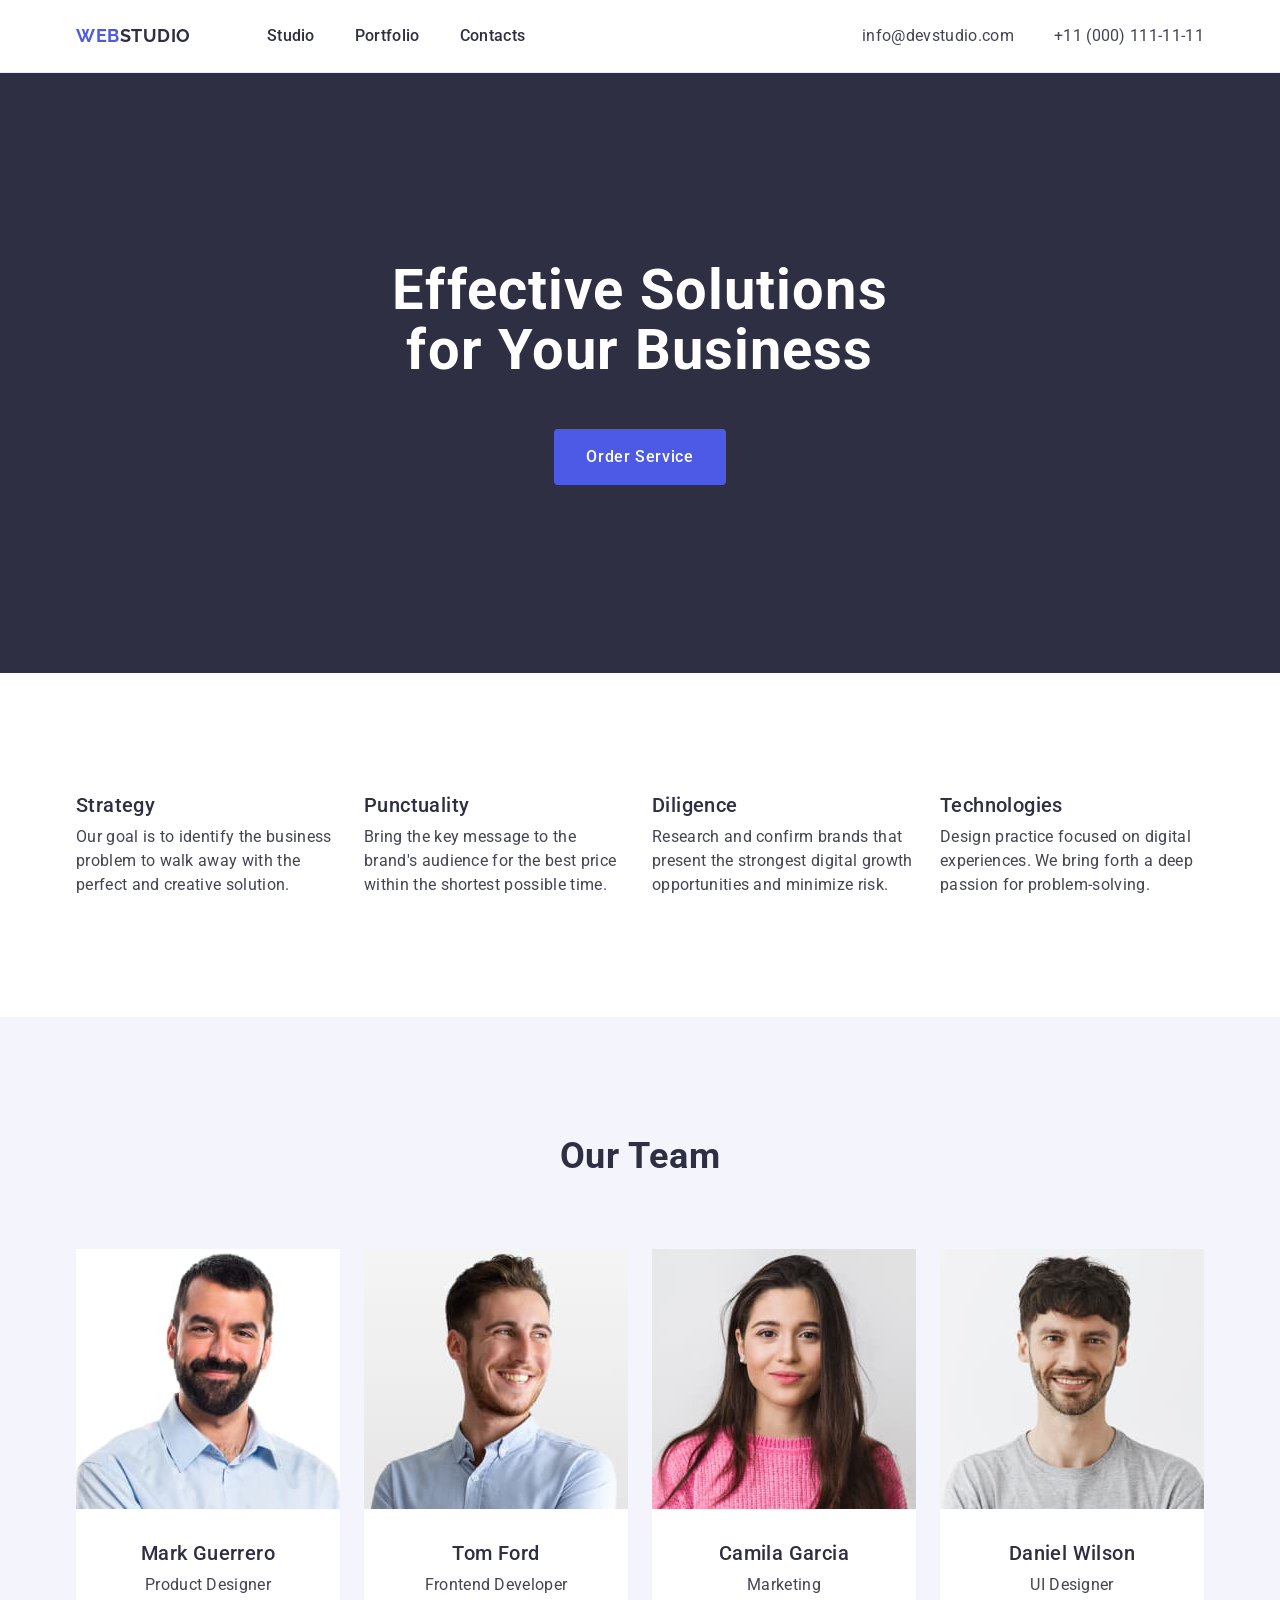
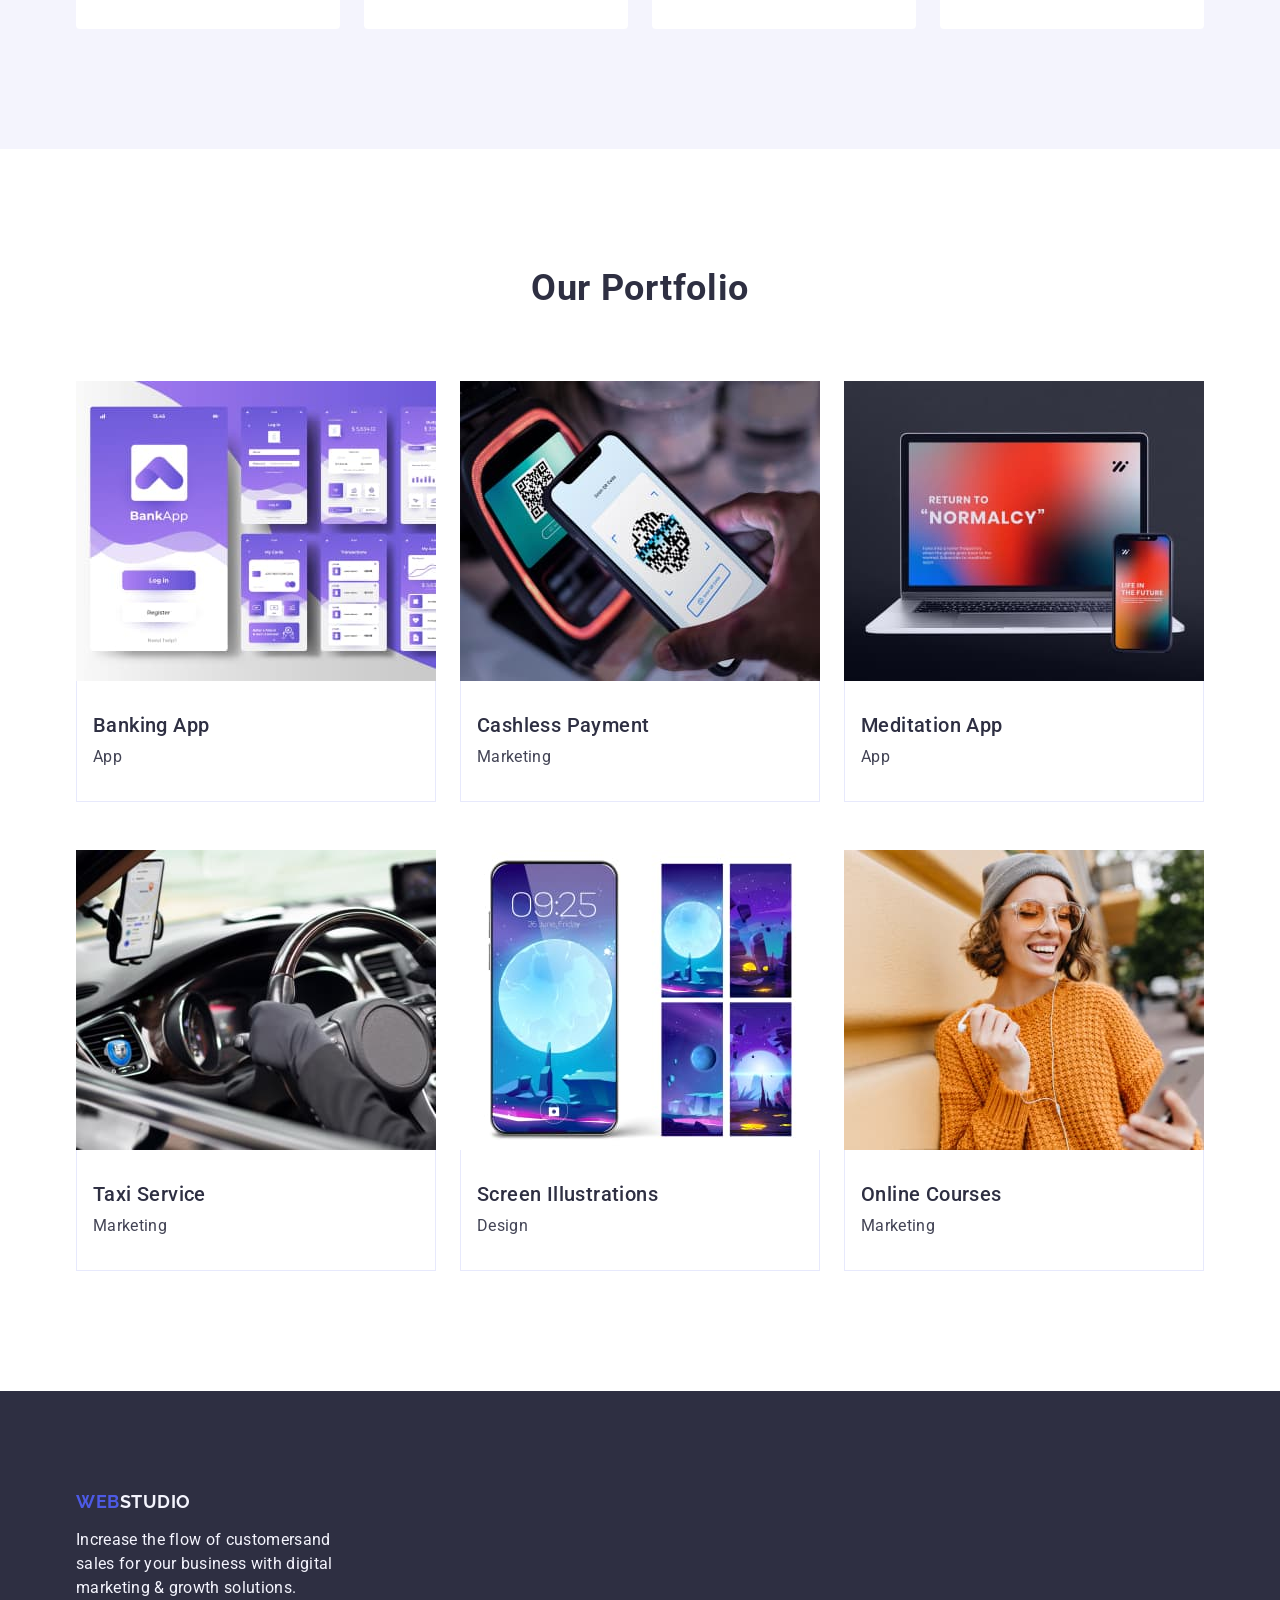
<file: index.html>
<!DOCTYPE html>
<html lang="en">
  <head>
    <meta charset="UTF-8" />
    <link rel="preconnect" href="https://fonts.googleapis.com" />
    <link rel="preconnect" href="https://fonts.gstatic.com" crossorigin />
    <link
      href="https://fonts.googleapis.com/css2?family=Raleway:wght@700&family=Roboto:wght@400;500;700&display=swap"
      rel="stylesheet"
    />
    <meta name="viewport" content="width=device-width, initial-scale=1.0" />
    <link
      rel="stylesheet"
      href="https://cdnjs.cloudflare.com/ajax/libs/modern-normalize/2.0.0/modern-normalize.min.css"
    />
    <title>Document</title>
    <link rel="stylesheet" href="./css/styles.css" />
  </head>

  <body>
    <!-- Header -->
    <header class="page-header">
      <div class="container main-nav">
        <nav class="navigation">
          <a class="logo header" href="./index.html"
            >Web<span class="logo-accent">Studio</span></a
          >
          <ul class="site-nav">
            <li><a class="link" href="./index.html">Studio</a></li>
            <li>
              <a class="link" href="">Portfolio</a>
            </li>
            <li><a class="link" href="">Contacts</a></li>
          </ul>
        </nav>
        <address class="address">
          <ul class="address-list">
            <li class="address-item">
              <a class="address-type" href="mailto:info@devstudio.com"
                >info@devstudio.com</a
              >
            </li>
            <li class="address-item">
              <a class="address-type" href="tel:+110001111111"
                >+11 (000) 111-11-11</a
              >
            </li>
          </ul>
        </address>
      </div>
    </header>

    <!-- Hero -->
    <main>
      <section class="hero">
        <div class="container">
          <h1 class="hero-title">
            Effective Solutions <br />
            for Your Business
          </h1>
          <button class="hero-button" type="button">Order Service</button>
        </div>
      </section>

      <!-- Features -->
      <section class="features">
        <div class="container">
          <h2 class="features-title visually-hidden">Our Features</h2>
          <ul class="features-list">
            <li class="features-list-item">
              <h3 class="title">Strategy</h3>
              <p class="text">
                Our goal is to identify the business problem to walk away with
                the perfect and creative solution.
              </p>
            </li>
            <li class="features-list-item">
              <h3 class="title">Punctuality</h3>
              <p class="text">
                Bring the key message to the brand's audience for the best price
                within the shortest possible time.
              </p>
            </li>
            <li class="features-list-item">
              <h3 class="title">Diligence</h3>
              <p class="text">
                Research and confirm brands that present the strongest digital
                growth opportunities and minimize risk.
              </p>
            </li>
            <li class="features-list-item">
              <h3 class="title">Technologies</h3>
              <p class="text">
                Design practice focused on digital experiences. We bring forth a
                deep passion for problem-solving.
              </p>
            </li>
          </ul>
        </div>
      </section>

      <!-- Team -->
      <section class="team">
        <div class="container">
          <h2 class="team-title">Our Team</h2>
          <ul class="team-list">
            <li class="team-item">
              <img
                src="./images/guerrero.jpg"
                alt="Mark Guerrero"
                width="264"
                height="260"
              />
              <div class="member-description">
                <h3 class="member">Mark Guerrero</h3>
                <p class="description">Product Designer</p>
              </div>
            </li>
            <li class="team-item">
              <img
                src="./images/ford.jpg"
                alt="Tom Ford"
                width="264"
                height="260"
              />
              <div class="member-description">
                <h3 class="member">Tom Ford</h3>
                <p class="description">Frontend Developer</p>
              </div>
            </li>
            <li class="team-item">
              <img
                src="./images/garcia.jpg"
                alt="Camila Garcia"
                width="264"
                height="260"
              />
              <div class="member-description">
                <h3 class="member">Camila Garcia</h3>
                <p class="description">Marketing</p>
              </div>
            </li>
            <li class="team-item">
              <img
                src="./images/wilson.jpg"
                alt="Daniel Wilson"
                width="264"
                height="260"
              />
              <div class="member-description">
                <h3 class="member">Daniel Wilson</h3>
                <p class="description">UI Designer</p>
              </div>
            </li>
          </ul>
        </div>
      </section>

      <!-- Portfolio -->
      <section class="portfolio">
        <div class="container">
          <h2 class="portfolio-title">Our Portfolio</h2>
          <ul class="portfolio-list">
            <li class="portfolio-item">
              <img
                src="./images/banking-app.jpg"
                alt="Banking App"
                width="360"
                height="300"
              />
              <div class="portfolio-description">
                <h3 class="name">Banking App</h3>
                <p class="portfolio-text">App</p>
              </div>
            </li>
            <li class="portfolio-item">
              <img
                src="./images/cashless-payment.jpg"
                alt="Cashless Payment"
                width="360"
                height="300"
              />
              <div class="portfolio-description">
                <h3 class="name">Cashless Payment</h3>
                <p class="portfolio-text">Marketing</p>
              </div>
            </li>
            <li class="portfolio-item">
              <img
                src="./images/meditation-app.jpg"
                alt="Meditation App"
                width="360"
                height="300"
              />
              <div class="portfolio-description">
                <h3 class="name">Meditation App</h3>
                <p class="portfolio-text">App</p>
              </div>
            </li>
            <li class="portfolio-item">
              <img
                src="./images/taxi-service.jpg"
                alt="Taxi Service"
                width="360"
                height="300"
              />
              <div class="portfolio-description">
                <h3 class="name">Taxi Service</h3>
                <p class="portfolio-text">Marketing</p>
              </div>
            </li>
            <li class="portfolio-item">
              <img
                src="./images/sreen-illustrations.jpg"
                alt="Screen Illustrations"
                width="360"
                height="300"
              />
              <div class="portfolio-description">
                <h3 class="name">Screen Illustrations</h3>
                <p class="portfolio-text">Design</p>
              </div>
            </li>
            <li class="portfolio-item">
              <img
                src="./images/online-courses.jpg"
                alt="Online Courses"
                width="360"
                height="300"
              />
              <div class="portfolio-description">
                <h3 class="name">Online Courses</h3>
                <p class="portfolio-text">Marketing</p>
              </div>
            </li>
          </ul>
        </div>
      </section>
    </main>

    <!-- Footer -->
    <footer class="footer">
      <div class="container">
        <a class="logo logo-footer" href="./index.html"
          >Web<span class="footer-accent">Studio</span>
        </a>
        <p class="footer-text">
          Increase the flow of customersand sales for your business with digital
          marketing &#x26; growth solutions.
        </p>
      </div>
    </footer>
  </body>
</html>
</file>
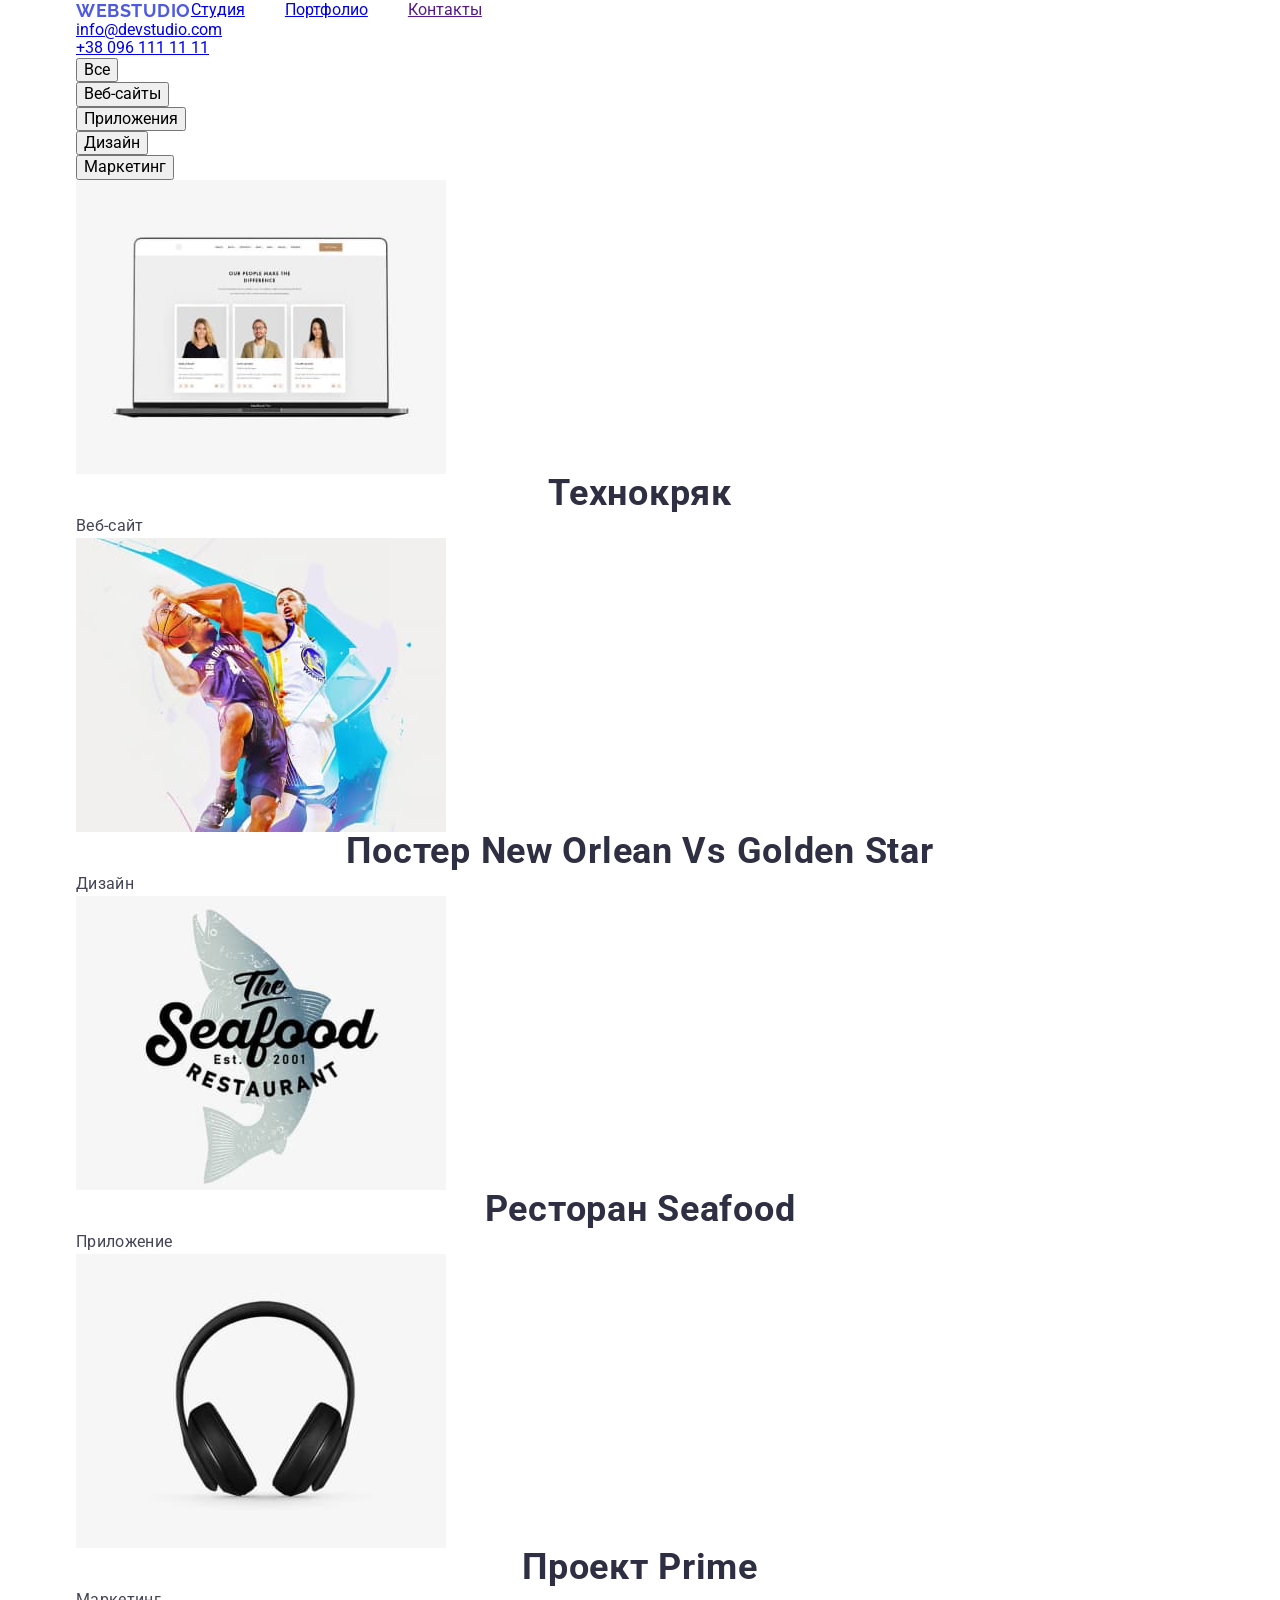
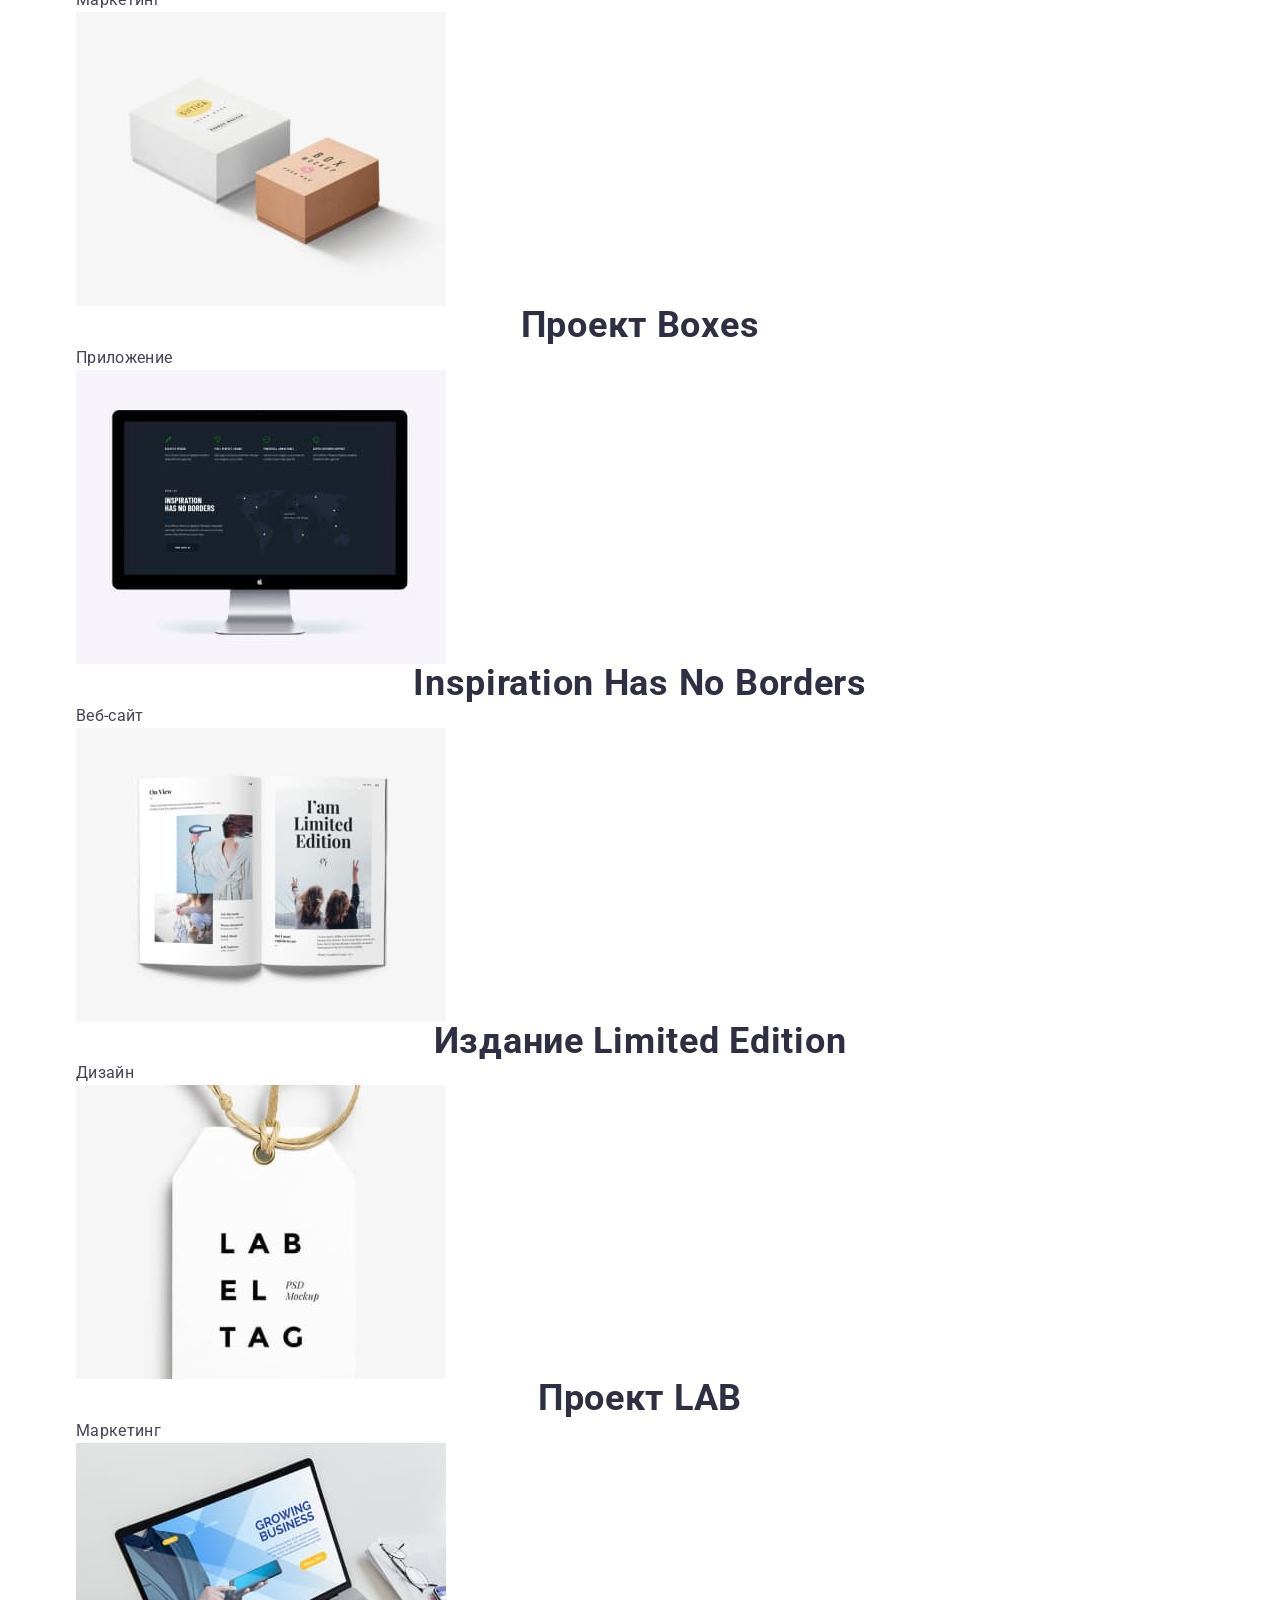
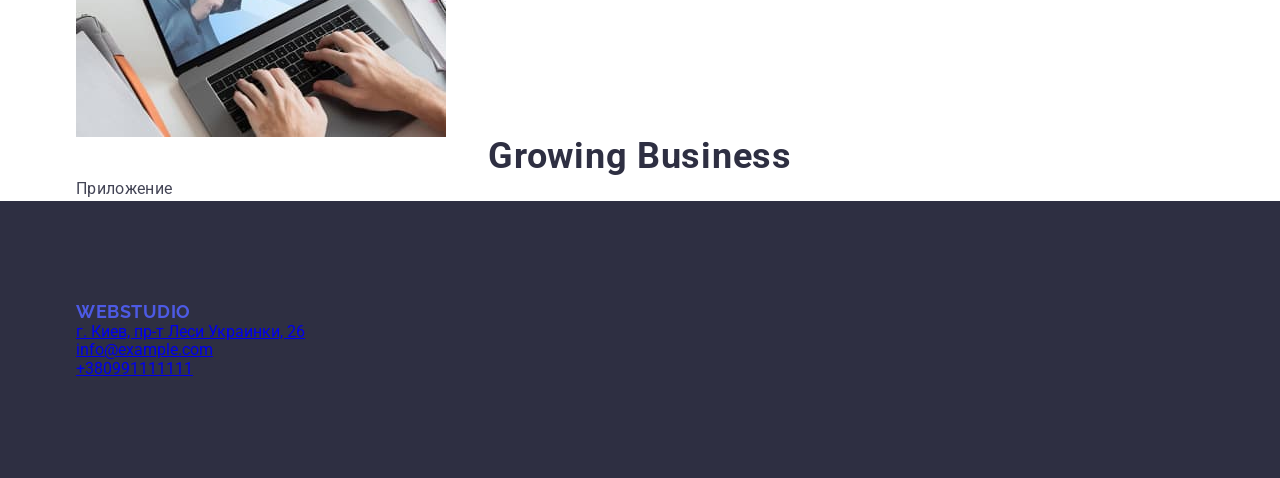
<file: portfolio.html>
<!DOCTYPE html>
<html lang="en">
<head>
    <meta charset="UTF-8">
    <meta http-equiv="X-UA-Compatible" content="IE=edge">
    <meta name="viewport" content="width=device-width, initial-scale=1.0">
    <title>Document</title>
    <link href="https://fonts.googleapis.com/css2?family=Raleway:wght@700&family=Roboto:wght@400;500;700;900&display=swap" rel="stylesheet">
    <link rel="stylesheet" href="https://cdnjs.cloudflare.com/ajax/libs/modern-normalize/1.1.0/modern-normalize.min.css" integrity="sha512-wpPYUAdjBVSE4KJnH1VR1HeZfpl1ub8YT/NKx4PuQ5NmX2tKuGu6U/JRp5y+Y8XG2tV+wKQpNHVUX03MfMFn9Q==" crossorigin="anonymous" referrerpolicy="no-referrer" />
    <link rel="stylesheet" href="./css/styles.css">
</head>
<body>
  <!--Шапка-->  
  <header class="header">
      <div class="container header-container">
    <nav class="navigation">
        <a class="logo" href="/"><span class="logotext-accent">Web</span><span class="logotext-primary">Studio</span></a>
        <ul class="site-nav">
            <li class="nav-list-item"><a href="./index.html">Студия</a></li>
            <li class="nav-list-item"><a href="./portfolio.html" class="link-current">Портфолио</a></li>
            <li class="nav-list-item"><a href="">Контакты</a></li>
        </ul>
    </nav>
<ul class="contacts-nav">
    <li class="contact-email"><a href="mailto:info@devstudio.com">info@devstudio.com</a></li>
    <li class="contact-number"><a href="tel:+380961111111">+38 096 111 11 11</a></li>
</ul>
</div>
</header>

<main>
    <!-- Наши проекты -->
 <section class="section">
<div class="container">
     <ul class="filter">
        <li class="projects-list"><button type="button" class="button">Все</button></li>
        <li  class="projects-list"><button type="button" class="button">Веб-сайты</button></li>
        <li class="projects-list"><button type="button" class="button">Приложения</button></li>
        <li class="projects-list"><button type="button" class="button">Дизайн</button></li>
        <li class="projects-list"><button type="button" class="button">Маркетинг</button></li>
     </ul>
     

     <ul class="projects">
     <li class="projects-example"> <img src="./images/Технокряк.jpg" alt="Веб-сайт" width="370">
        <div class="projects-description">
         <h2 class="projects-title">Технокряк</h2>
         <p class="text">Веб-сайт</p>
        </div>
    </li>
     <li class="projects-example"><img src="./images/Постер.jpg" alt="Постер" width="370">
        <div class="projects-description">
         <h2 class="projects-title">Постер New Orlean vs Golden Star</h2>
         <p class="text">Дизайн</p>
        </div>
     </li>
     <li class="projects-example"><img src="./images/Ресторан.jpg" alt="Ресторан" width="370">
        <div class="projects-description">
         <h2 class="projects-title">Ресторан Seafood</h2>
         <p class="text">Приложение</p>
        </div>
     </li>
     <li class="projects-example"><img src="./images/Prime.jpg" alt="Prime" width="370">
        <div class="projects-description">
         <h2 class="projects-title">Проект Prime</h2>
         <p class="text">Маркетинг</p>
        </div>
     </li>
     <li class="projects-example"><img src="./images/Boxes.jpg" alt="Boxes" width="370">
        <div class="projects-description">
         <h2 class="projects-title">Проект Boxes</h2>
         <p class="text">Приложение</p>
        </div>
     </li>
     <li class="projects-example"><img src="./images/Inspiration.jpg" alt="Inspiration" width="370">
        <div class="projects-description">
         <h2 class="projects-title">Inspiration has no Borders</h2>
         <p class="text">Веб-сайт</p>
        </div>
     </li>
     <li class="projects-example"><img src="./images/Издание.jpg" alt="Издание" width="370">
        <div class="projects-description">
         <h2 class="projects-title">Издание Limited Edition</h2>
         <p class="textr">Дизайн</p>
        </div>
     </li>
     <li class="projects-example"><img src="./images/LAB.jpg" alt="LAB" width="370">
        <div class="projects-description">
         <h2 class="projects-title">Проект LAB</h2>
         <p class="text">Маркетинг</p>
        </div>
     </li>
     <li class="projects-example"><img src="./images/Business.jpg" alt="Business" width="370">
        <div class="projects-description">
         <h2 class="projects-title">Growing Business</h2>
         <p class="text">Приложение</p>
        </div>
     </li>
    </ul>
</div>
 </section>
</main>


<!--Футер-->

<footer  class="footer">
    <div class="container">
        <div class="web-studio-footer">
        <a class="logo" href="/"> <span class="logotext-accent">Web</span><span class="logotext-footer">Studio</span></a>
        </div> 
        <ul class="footer-contacts">
           <li class="footer-contacts-location"> <a class="location-link" href="https://goo.gl/maps/PEtUD6FRup9HMeJw8">г. Киев, пр-т Леси Украинки, 26</a></li>
           <li class="footer-contacts-list"> <a class="footer-contacts-color" href="mailto:info@devstudio.com">info@example.com</a></li> 
           <li> <a class="footer-contacts-color" href="tel:+380961111111">+380991111111</a> </li> 
        </ul>
    </div>
    </footer>

</body>
</html>
</file>
<file: css/styles.css>
:root {
--main-text-color: #434455;
--title-text-color: #2E2F42;
--accent-color: #4D5AE5;
--main-background-color: #FFFFFF;
--second-background-color: #F4F4FD;
--hover-color: #404BBF;
}

*,
*::before,
*::after {
    box-sizing: border-box;
}

body {
    font-family: "Roboto", sans-serif;
    color: var(--main-text-color);
    background-color: var(--main-background-color);

}

/* main text color #434455 */
/* title text color #2E2F42 */
/* accent #4D5AE5 #FFFFFF */
/* main background color #FFFFFF */
/* second background color #F4F4FD */
/* link hover #404BBF; */




ul,
ol {
    list-style-type: none;
    margin: 0;
    padding-left: 0;
}

h1, h2, h3 {
    color: var(--title-text-color);
    margin: 0;

}

p {
margin: 0;
}

img {
    display: block;
}

.container {
    width: 1158px;
    margin: 0 auto;
    padding-left: 15px;
    padding-right: 15px;
}

/* ----------Site nav ----------*/

.page-header {
    border-bottom: 1px solid #E7E9FC;
}

.main-nav {
    display: flex;
    align-items: center;
    justify-content: space-between;
}

.navigation {
    display: flex;
    align-items: center;
}

.logo {
    color: var(--accent-color);
    font-family: "Raleway", sans-serif;
    text-decoration: none;
    text-transform: uppercase;
    font-size: 18px;
    font-weight: 700;
    line-height: 1.17;
    letter-spacing: 0.03em;
}

.logo.header {
margin-right: 76px;
}

.logo-accent {
    color: var(--title-text-color);
}

.logo .logo-accent:active {
color: #404BBF;
}

.site-nav{
    display: flex;
    list-style-type: none;
    gap: 40px;
}

.site-nav .link {
    color: var(--title-text-color);
    text-decoration: none;
    font-family: Roboto;
    font-size: 16px;
    font-weight: 500;
    line-height: 1.5;
    letter-spacing: 0.02em;

    padding: 24px 0;
}


.site-nav .link:hover,
.site-nav .link:focus {
    color: var(--hover-color);
}

.site-nav .link:active {
    color:#404BBF;
}

.address {
    font-style: normal;
}

.address-list {
    display: flex;
    list-style-type: none;
    gap: 40px;
}

.address-list .address-type {
    color:var(--main-text-color);
    font-family: "Roboto", sans-serif;
    text-decoration: none;
    font-size: 16px;
    font-weight: 400;
    line-height: 1.5;
    letter-spacing: 0.02em;
}

.link {
    display: block;
    padding-top: 24px;
    padding-bottom: 24px;
}


.address-list .address-type:hover, 
.address-list .address-type:focus {
    color: var(--hover-color);
}

/*---------- Hero ----------*/

.hero {
    background-color: var(--title-text-color);
    padding: 188px 0;
    text-align: center;
    height: 600px;
}

.hero-title {
    margin: 0 auto 48px auto;
    max-width: 496px;

    color: var(--main-background-color);
    font-family: "Roboto", sans-serif;
    font-size: 56px;
    font-weight: 700;
    line-height: 1.07;
    letter-spacing: 0.02em;
}

.hero-button {
    color: var(--main-background-color);
    background-color: var(--accent-color);
    font-family: "Roboto", sans-serif;
    font-size: 16px;
    font-weight: 500;
    line-height: 1.5;
    cursor: pointer;
    letter-spacing: 0.04em;

    padding: 16px 32px;
    display: block;
    margin: 0 auto;
    min-width: 169px;
    height: 56px;
    border: none;
    border-radius: 4px;
    padding: 16px 32px;
}


.hero-button:hover,
.hero-button:focus {
    background-color: var(--hover-color);
}

/*---------- Features ---------- */


h2 {
    font-family: "Roboto", sans-serif;
    font-size: 36px;
    font-weight: 700;
    line-height: 1.11;
    text-align: center;
    letter-spacing: 0.02em;
    text-transform: capitalize;
}

h3 {
    font-family: "Roboto", sans-serif;
    font-size: 20px;
    font-weight: 500;
    line-height: 1.2;
    letter-spacing: 0.02em;
}

p {
    font-family: "Roboto", sans-serif;
    font-size: 16px;
    font-weight: 400;
    line-height: 1.5;
    letter-spacing: 0.02em;
}

.features {
    padding: 120px 0;
}


.features-title.visually-hidden {
    position: absolute;
    width: 1px;
    height: 1px;
    margin: -1px;
    border: 0;
    padding: 0;
    white-space: nowrap;
    clip-path: inset(100%);
    clip: rect(0 0 0 0);
    overflow: hidden;
}

.features-list {
    list-style-type: none;
    display: flex;
    gap: 24px;
}

.features-list-item {
width: calc((100% - 72px) / 4);
}

/* .features-list-item:not(:last-child) {
margin-right: 24px;
} */

.title {
    margin-bottom: 8px;
}

/*---------- Team ----------*/

.team {
    background-color: var(--second-background-color);
    padding: 120px 0;

}

.team-title {
    margin-bottom: 72px;
}

.team-list {
    display: flex;
    list-style-type: none;
    gap: 24px;

}

.team-item {
    width: calc((100% - 72px) / 4);
    border-radius: 0px 0px 4px 4px;
    background-color: var(--main-background-color);
}

/* .team-item:not(:last-child) {
margin-right: 24px;
} */

.team-list .member {
    margin-bottom: 8px;
    text-align: center;
}

.team-list .description {
    text-align: center;
}

.member-description {
    padding: 32px 0;
}


/*---------- Portfolio ----------*/

.portfolio {
padding: 120px 0;
}

.portfolio-title {
    margin-bottom: 72px;
}

.portfolio-list .name {
    margin-bottom: 8px;
}

.portfolio-list .portfolio-text {
    margin-top: 0;
    margin-bottom: 0;
}

.portfolio-list {
    display: flex;
    flex-wrap: wrap;
    list-style-type: none;
    row-gap: 48px;
    column-gap: 24px;
}

.portfolio-item {
    width: calc((100% - 48px) / 3);
}

/* .portfolio-item:nth-child(3n) {
margin-right: 0;
} */

.portfolio-description {
    padding: 32px 16px;
    border: 1px solid #e7e9fc;
    border-top: none;
}

/* Footer */

.footer {
    background-color: var(--title-text-color);
    padding: 100px 0;
}


.footer .footer-text {
    color: var(--second-background-color);
    font-family: Roboto;
    font-size: 16px;
    font-weight: 400;
    line-height: 1.5;
    width: 264px;

}

.footer-accent {
    color: var(--second-background-color);

}


.logo-footer {
    display: inline-block;
    margin-bottom: 16px;

}
</file>
